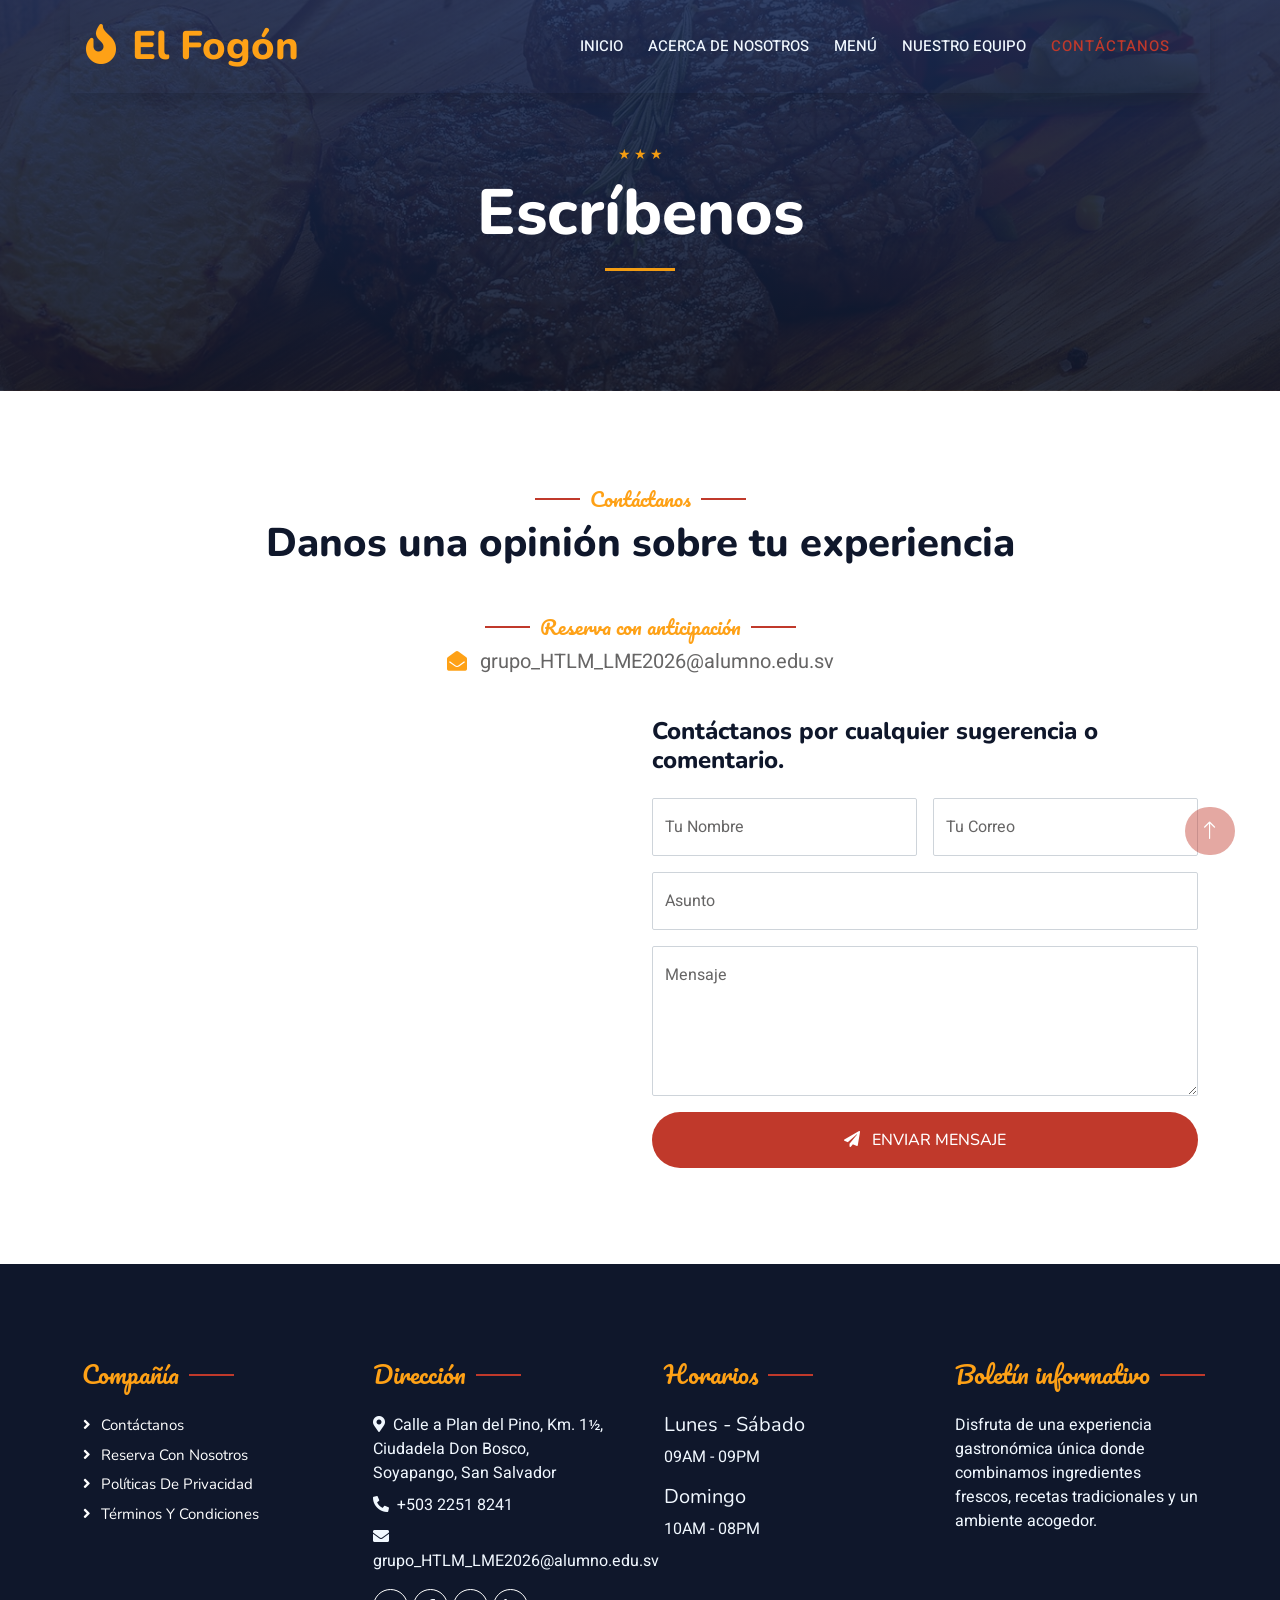
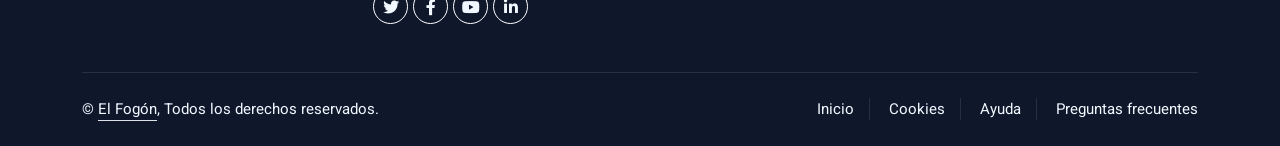
<file: contact.html>
<!DOCTYPE html>
<html lang="es">

<head>
    <meta charset="utf-8">
    <title>El Fogón - Contáctanos</title>
    <meta content="width=device-width, initial-scale=1.0" name="viewport">
    <meta content="Restaurante El Fogón, contacto, Soyapango" name="keywords">
    <meta content="Contáctanos para reservaciones, sugerencias o cualquier consulta." name="description">

    <link rel="icon" type="image/png" href="img/favicon.png">

    <link rel="preconnect" href="https://fonts.googleapis.com">
    <link rel="preconnect" href="https://fonts.gstatic.com" crossorigin>
    <link href="https://fonts.googleapis.com/css2?family=Heebo:wght@400;500;600&family=Nunito:wght@600;700;800&family=Pacifico&display=swap" rel="stylesheet">

    <link href="https://cdnjs.cloudflare.com/ajax/libs/font-awesome/5.10.0/css/all.min.css" rel="stylesheet">
    <link href="https://cdn.jsdelivr.net/npm/bootstrap-icons@1.4.1/font/bootstrap-icons.css" rel="stylesheet">

    <!-- Solo animate, no se necesitan las demás librerías en esta página -->
    <link href="lib/animate/animate.min.css" rel="stylesheet">

    <link href="css/bootstrap.min.css" rel="stylesheet">
    <link href="css/style.css" rel="stylesheet">
</head>

<body>
    <div class="container-fluid bg-white p-0">

        <!-- Spinner -->
        <div id="spinner" class="show bg-white position-fixed translate-middle w-100 vh-100 top-50 start-50 d-flex align-items-center justify-content-center">
            <div class="spinner-border text-primary" style="width: 3rem; height: 3rem;" role="status">
                <span class="sr-only">Cargando...</span>
            </div>
        </div>

        <!-- Navbar -->
        <div class="container-fluid p-0">
            <div class="container position-relative p-0">
                <nav class="navbar navbar-expand-lg navbar-dark bg-dark shadow p-3 py-lg-0">
                    <a href="index.html" class="navbar-brand p-0">
                        <h1 class="text-primary m-0">
                            <i class="fa fa-fire me-3"></i>El Fogón
                        </h1>
                    </a>
                    <button class="navbar-toggler" type="button" data-bs-toggle="collapse" data-bs-target="#navbarCollapse">
                        <span class="fa fa-bars"></span>
                    </button>
                    <div class="collapse navbar-collapse" id="navbarCollapse">
                        <div class="navbar-nav ms-auto py-0 pe-4">
                            <a href="index.html" class="nav-item nav-link">Inicio</a>
                            <a href="about.html" class="nav-item nav-link">Acerca de Nosotros</a>
                            <a href="menu.html" class="nav-item nav-link">Menú</a>
                            <a href="team.html" class="nav-item nav-link">Nuestro Equipo</a>
                            <a href="contact.html" class="nav-item nav-link active">Contáctanos</a>
                        </div>
                    </div>
                </nav>
            </div>

            <!-- Hero -->
            <div class="container-fluid py-5 bg-dark hero-header mb-5">
                <div class="container text-center my-5 pt-5 pb-4">
                    <div style="color:#f39c12; font-size:14px; margin-bottom:10px;">★ ★ ★</div>
                    <h1 class="display-3 text-white mb-3 animated slideInDown">Escríbenos</h1>
                    <div style="width:70px; height:3px; background:#f39c12; margin:0 auto;"></div>
                </div>
            </div>
        </div>


        <!-- Contacto -->
        <div class="container-fluid py-5">
            <div class="container">

                <div class="text-center wow fadeInUp" data-wow-delay="0.1s">
                    <h5 class="section-title ff-secondary text-center text-primary fw-normal">Contáctanos</h5>
                    <h1 class="mb-5">Danos una opinión sobre tu experiencia</h1>
                </div>

                <div class="row g-4">

                    <!-- Correo centrado -->
                    <div class="col-12 text-center">
                        <h5 class="section-title ff-secondary fw-normal text-primary">Reserva con anticipación</h5>
                        <p class="fs-5">
                            <i class="fa fa-envelope-open text-primary me-2"></i>
                            grupo_HTLM_LME2026@alumno.edu.sv
                        </p>
                    </div>

                    <!-- Mapa -->
                    <div class="col-md-6 wow fadeIn" data-wow-delay="0.1s">
                        <iframe
                            class="position-relative rounded w-100 h-100"
                            src="https://www.google.com/maps/embed?pb=!1m18!1m12!1m3!1d3876.730254234449!2d-89.2396400245871!3d13.674159486709634!2m3!1f0!2f0!3f0!3m2!1i1024!2i768!4f13.1!3m3!1m2!1s0x8f6331d1e07bc94d%3A0x9aced3c8b794732d!2sUniversidad%20Don%20Bosco%20%7C%20Campus%20Antiguo%20Cuscatl%C3%A1n!5e0!3m2!1ses!2ssv!4v1773199093782!5m2!1ses!2ssv"
                            frameborder="0"
                            style="min-height: 350px; border:0;"
                            allowfullscreen=""
                            aria-hidden="false"
                            tabindex="0">
                        </iframe>
                    </div>

                    <!-- Formulario -->
                    <div class="col-md-6">
                        <div class="wow fadeInUp" data-wow-delay="0.2s">
                            <h4 class="mb-4">Contáctanos por cualquier sugerencia o comentario.</h4>
                            <form>
                                <div class="row g-3">
                                    <div class="col-md-6">
                                        <div class="form-floating">
                                            <input type="text" class="form-control" id="name" placeholder="Tu Nombre">
                                            <label for="name">Tu Nombre</label>
                                        </div>
                                    </div>
                                    <div class="col-md-6">
                                        <div class="form-floating">
                                            <input type="email" class="form-control" id="email" placeholder="Tu Correo">
                                            <label for="email">Tu Correo</label>
                                        </div>
                                    </div>
                                    <div class="col-12">
                                        <div class="form-floating">
                                            <input type="text" class="form-control" id="subject" placeholder="Asunto">
                                            <label for="subject">Asunto</label>
                                        </div>
                                    </div>
                                    <div class="col-12">
                                        <div class="form-floating">
                                            <textarea class="form-control" placeholder="Tu mensaje" id="message" style="height: 150px"></textarea>
                                            <label for="message">Mensaje</label>
                                        </div>
                                    </div>
                                    <div class="col-12">
                                        <button class="btn btn-primary w-100 py-3" type="submit">
                                            <i class="fa fa-paper-plane me-2"></i> Enviar mensaje
                                        </button>
                                    </div>
                                </div>
                            </form>
                        </div>
                    </div>

                </div>
            </div>
        </div>


        <!-- Footer -->
        <div class="container-fluid bg-dark text-light footer pt-5 mt-5 wow fadeIn" data-wow-delay="0.1s">
            <div class="container py-5">
                <div class="row g-5">
                    <div class="col-lg-3 col-md-6">
                        <h4 class="section-title ff-secondary text-start text-primary fw-normal mb-4">Compañía</h4>
                        <a class="btn btn-link" href="">Contáctanos</a>
                        <a class="btn btn-link" href="">Reserva con nosotros</a>
                        <a class="btn btn-link" href="">Políticas de privacidad</a>
                        <a class="btn btn-link" href="">Términos y condiciones</a>
                    </div>
                    <div class="col-lg-3 col-md-6">
                        <h4 class="section-title ff-secondary text-start text-primary fw-normal mb-4">Dirección</h4>
                        <p class="mb-2"><i class="fa fa-map-marker-alt me-2"></i>Calle a Plan del Pino, Km. 1½, Ciudadela Don Bosco, Soyapango, San Salvador</p>
                        <p class="mb-2"><i class="fa fa-phone-alt me-2"></i>+503 2251 8241</p>
                        <p class="mb-2"><i class="fa fa-envelope me-2"></i>grupo_HTLM_LME2026@alumno.edu.sv</p>
                        <div class="d-flex pt-2">
                            <a class="btn btn-outline-light btn-social" href=""><i class="fab fa-twitter"></i></a>
                            <a class="btn btn-outline-light btn-social" href=""><i class="fab fa-facebook-f"></i></a>
                            <a class="btn btn-outline-light btn-social" href=""><i class="fab fa-youtube"></i></a>
                            <a class="btn btn-outline-light btn-social" href=""><i class="fab fa-linkedin-in"></i></a>
                        </div>
                    </div>
                    <div class="col-lg-3 col-md-6">
                        <h4 class="section-title ff-secondary text-start text-primary fw-normal mb-4">Horarios</h4>
                        <h5 class="text-light fw-normal">Lunes - Sábado</h5>
                        <p>09AM - 09PM</p>
                        <h5 class="text-light fw-normal">Domingo</h5>
                        <p>10AM - 08PM</p>
                    </div>
                    <div class="col-lg-3 col-md-6">
                        <h4 class="section-title ff-secondary text-start text-primary fw-normal mb-4">Boletín informativo</h4>
                        <p>Disfruta de una experiencia gastronómica única donde combinamos ingredientes frescos, recetas tradicionales y un ambiente acogedor.</p>
                    </div>
                </div>
            </div>
            <div class="container">
                <div class="copyright">
                    <div class="row">
                        <div class="col-md-6 text-center text-md-start mb-3 mb-md-0">
                            &copy; <a class="border-bottom" href="#">El Fogón</a>, Todos los derechos reservados.
                        </div>
                        <div class="col-md-6 text-center text-md-end">
                            <div class="footer-menu">
                                <a href="">Inicio</a>
                                <a href="">Cookies</a>
                                <a href="">Ayuda</a>
                                <a href="">Preguntas frecuentes</a>
                            </div>
                        </div>
                    </div>
                </div>
            </div>
        </div>

        <!-- Back to Top -->
        <a href="#" class="btn btn-lg btn-primary btn-lg-square back-to-top"><i class="bi bi-arrow-up"></i></a>

    </div>

    <!-- JavaScript — solo los necesarios para esta página -->
    <script src="https://code.jquery.com/jquery-3.4.1.min.js"></script>
    <script src="https://cdn.jsdelivr.net/npm/bootstrap@5.0.0/dist/js/bootstrap.bundle.min.js"></script>
    <script src="lib/wow/wow.min.js"></script>
    <script src="lib/easing/easing.min.js"></script>
    <script src="js/main.js"></script>

</body>
</html>
</file>
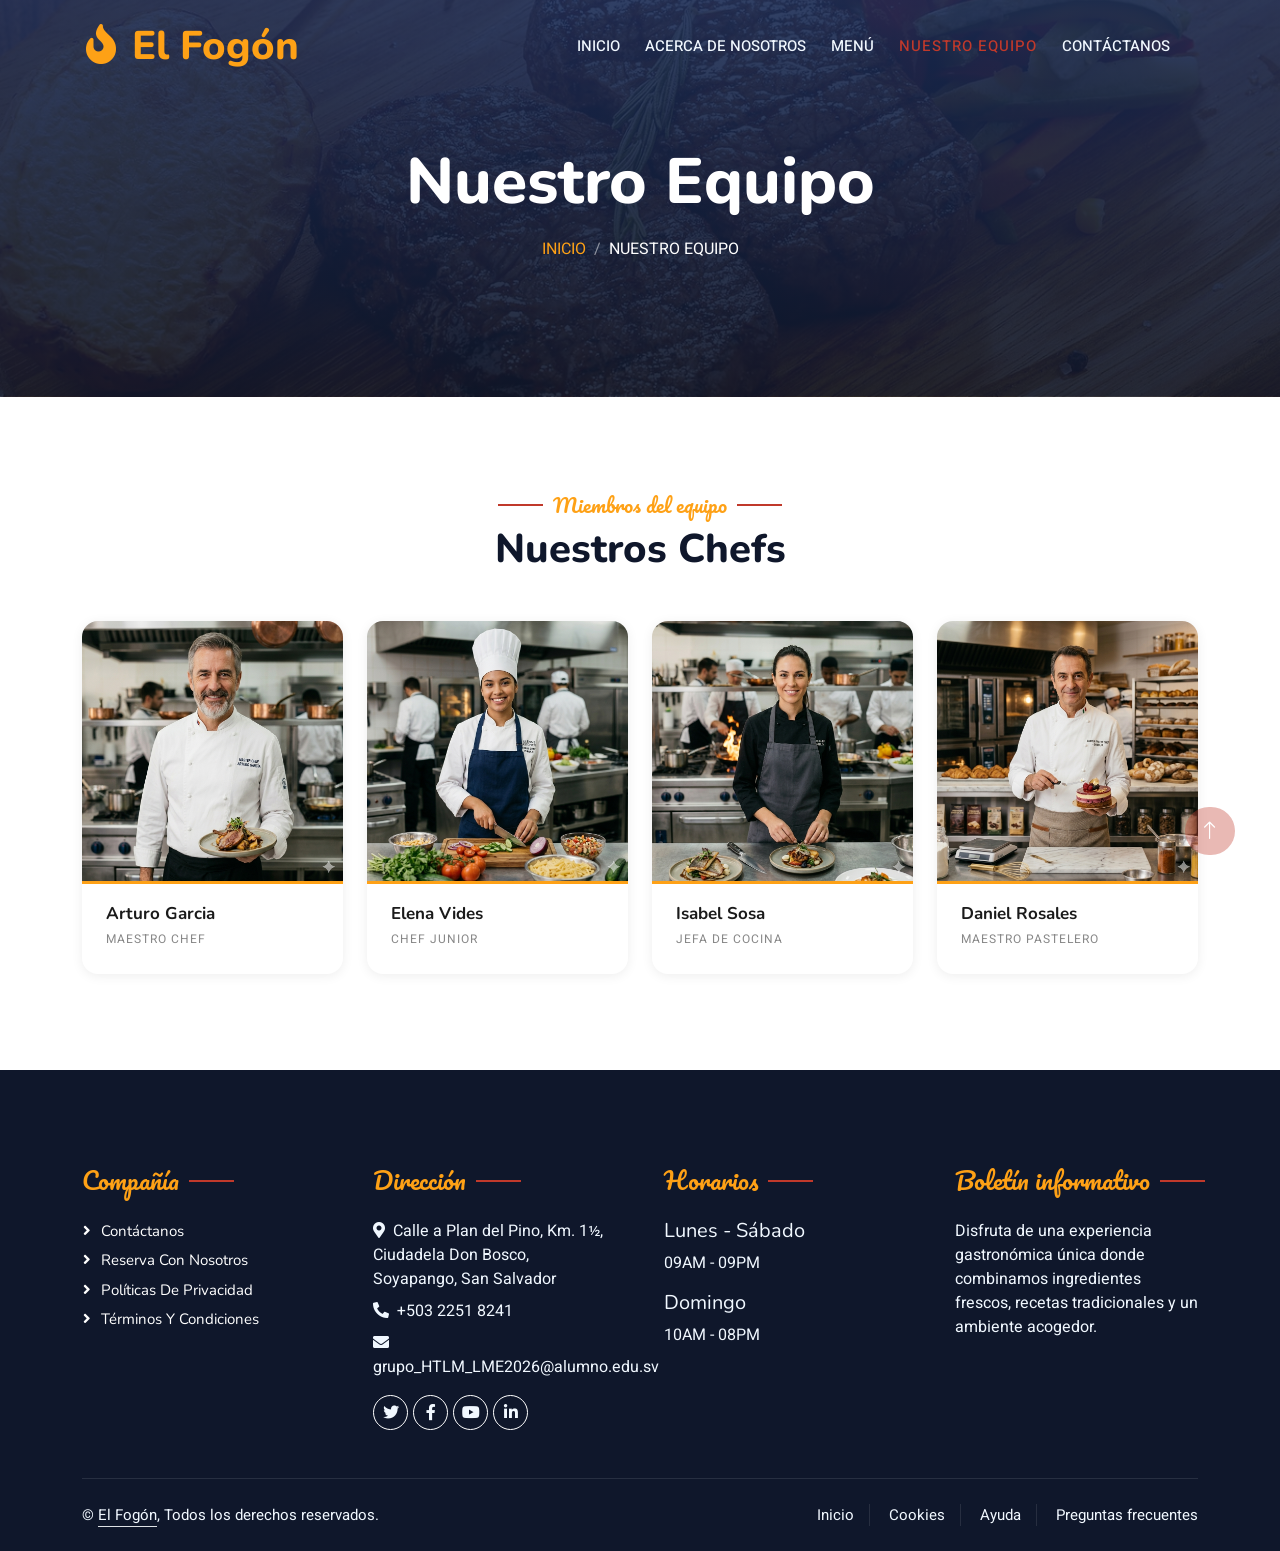
<file: team.html>
<!DOCTYPE html>
<html lang="es">

<head>
    <meta charset="utf-8">
    <title>El Fogón - Nuestro Equipo</title>
    <meta content="width=device-width, initial-scale=1.0" name="viewport">
    <meta content="" name="keywords">
    <meta content="" name="description">

    <!-- Favicon -->
    <link rel="icon" type="image/png" href="img/favicon.png">

    <!-- Google Web Fonts -->
    <link rel="preconnect" href="https://fonts.googleapis.com">
    <link rel="preconnect" href="https://fonts.gstatic.com" crossorigin>
    <link href="https://fonts.googleapis.com/css2?family=Heebo:wght@400;500;600&family=Nunito:wght@600;700;800&family=Pacifico&display=swap" rel="stylesheet">

    <!-- Icon Font Stylesheet -->
    <link href="https://cdnjs.cloudflare.com/ajax/libs/font-awesome/5.10.0/css/all.min.css" rel="stylesheet">
    <link href="https://cdn.jsdelivr.net/npm/bootstrap-icons@1.4.1/font/bootstrap-icons.css" rel="stylesheet">

    <!-- Libraries Stylesheet -->
    <link href="lib/animate/animate.min.css" rel="stylesheet">
    <link href="lib/tempusdominus/css/tempusdominus-bootstrap-4.min.css" rel="stylesheet" />

    <!-- Customized Bootstrap Stylesheet -->
    <link href="css/bootstrap.min.css" rel="stylesheet">

    <!-- Template Stylesheet -->
    <link href="css/style.css" rel="stylesheet">

    <style>
        /* ── Tarjetas del equipo ── */
        .team-card {
            background: #fff;
            border-radius: 16px;
            overflow: hidden;
            box-shadow: 0 2px 12px rgba(0, 0, 0, 0.07);
            transition: transform 0.3s ease, box-shadow 0.3s ease;
        }

        .team-card:hover {
            transform: translateY(-8px);
            box-shadow: 0 16px 40px rgba(0, 0, 0, 0.13);
        }

        /* Foto con overlay al hacer hover */
        .team-card .img-wrapper {
            position: relative;
            overflow: hidden;
        }

        .team-card .img-wrapper img {
            width: 100%;
            height: 260px;
            object-fit: cover;
            transition: transform 0.4s ease;
        }

        .team-card:hover .img-wrapper img {
            transform: scale(1.05);
        }

        .team-card .img-overlay {
            position: absolute;
            inset: 0;
            background: rgba(0, 0, 0, 0.45);
            display: flex;
            align-items: center;
            justify-content: center;
            gap: 10px;
            opacity: 0;
            transition: opacity 0.3s ease;
        }

        .team-card:hover .img-overlay {
            opacity: 1;
        }

        .img-overlay a {
            width: 38px;
            height: 38px;
            border-radius: 50%;
            background: #fff;
            color: #333;
            display: flex;
            align-items: center;
            justify-content: center;
            font-size: 14px;
            transition: background 0.2s, color 0.2s;
            text-decoration: none;
        }

        .img-overlay a:hover {
            background: #FEA116;
            color: #fff;
        }

        /* Contenido inferior de la tarjeta */
        .team-card .card-body {
            padding: 20px 24px 24px;
            border-top: 3px solid #FEA116;
        }

        .team-card .card-body h5 {
            font-size: 17px;
            font-weight: 700;
            margin-bottom: 2px;
            color: #1a1a1a;
        }

        .team-card .card-body span {
            font-size: 12px;
            color: #888;
            letter-spacing: 1px;
            text-transform: uppercase;
        }
    </style>
</head>

<body>
    <div class="container-fluid bg-white p-0">
        <!-- Spinner Start -->
        <div id="spinner" class="show bg-white position-fixed translate-middle w-100 vh-100 top-50 start-50 d-flex align-items-center justify-content-center">
            <div class="spinner-border text-primary" style="width: 3rem; height: 3rem;" role="status">
                <span class="sr-only">Loading...</span>
            </div>
        </div>
        <!-- Spinner End -->

        <!-- Navbar & Hero Start -->
        <div class="container-fluid p-0">
            <div class="container position-relative p-0">
                <nav class="navbar navbar-expand-lg navbar-dark bg-dark p-3 py-lg-0">
                    <a href="" class="navbar-brand p-0">
                        <h1 class="text-primary m-0"><i class="fa fa-fire me-3"></i>El Fogón</h1>
                    </a>
                    <button class="navbar-toggler" type="button" data-bs-toggle="collapse" data-bs-target="#navbarCollapse">
                        <span class="fa fa-bars"></span>
                    </button>
                    <div class="collapse navbar-collapse" id="navbarCollapse">
                        <div class="navbar-nav ms-auto py-0 pe-4">
                            <a href="index.html" class="nav-item nav-link">Inicio</a>
                            <a href="about.html" class="nav-item nav-link">Acerca de Nosotros</a>
                            <a href="menu.html" class="nav-item nav-link">Menú</a>
                            <a href="team.html" class="nav-item nav-link active">Nuestro Equipo</a>
                            <a href="contact.html" class="nav-item nav-link">Contáctanos</a>
                        </div>
                    </div>
                </nav>
            </div>

            <div class="container-fluid py-5 bg-dark hero-header mb-5">
                <div class="container text-center my-5 pt-5 pb-4">
                    <h1 class="display-3 text-white mb-3 animated slideInDown">Nuestro Equipo</h1>
                    <nav aria-label="breadcrumb">
                        <ol class="breadcrumb justify-content-center text-uppercase">
                            <li class="breadcrumb-item"><a href="index.html">Inicio</a></li>
                            <li class="breadcrumb-item text-white active" aria-current="page">Nuestro Equipo</li>
                        </ol>
                    </nav>
                </div>
            </div>
        </div>
        <!-- Navbar & Hero End -->

        <!-- Team Start -->
        <div class="container-fluid pt-5 pb-5">
            <div class="container">
                <div class="text-center wow fadeInUp mb-5" data-wow-delay="0.1s">
                    <h5 class="section-title ff-secondary text-center text-primary fw-normal">Miembros del equipo</h5>
                    <h1 class="mb-2">Nuestros Chefs</h1>
                </div>
                <div class="row g-4">

                    <div class="col-lg-3 col-md-6 wow fadeInUp" data-wow-delay="0.1s">
                        <div class="team-card">
                            <div class="img-wrapper">
                                <img src="img/team-1.jpg" alt="Arturo Garcia - Maestro Chef">
                                <div class="img-overlay">
                                    <a href=""><i class="fab fa-facebook-f"></i></a>
                                    <a href=""><i class="fab fa-twitter"></i></a>
                                    <a href=""><i class="fab fa-instagram"></i></a>
                                </div>
                            </div>
                            <div class="card-body">
                                <h5>Arturo Garcia</h5>
                                <span>Maestro Chef</span>
                            </div>
                        </div>
                    </div>

                    <div class="col-lg-3 col-md-6 wow fadeInUp" data-wow-delay="0.3s">
                        <div class="team-card">
                            <div class="img-wrapper">
                                <img src="img/team-2.jpg" alt="Elena Vides - Chef Junior">
                                <div class="img-overlay">
                                    <a href=""><i class="fab fa-facebook-f"></i></a>
                                    <a href=""><i class="fab fa-twitter"></i></a>
                                    <a href=""><i class="fab fa-instagram"></i></a>
                                </div>
                            </div>
                            <div class="card-body">
                                <h5>Elena Vides</h5>
                                <span>Chef Junior</span>
                            </div>
                        </div>
                    </div>

                    <div class="col-lg-3 col-md-6 wow fadeInUp" data-wow-delay="0.5s">
                        <div class="team-card">
                            <div class="img-wrapper">
                                <img src="img/team-3.jpg" alt="Isabel Sosa - Jefa de Cocina">
                                <div class="img-overlay">
                                    <a href=""><i class="fab fa-facebook-f"></i></a>
                                    <a href=""><i class="fab fa-twitter"></i></a>
                                    <a href=""><i class="fab fa-instagram"></i></a>
                                </div>
                            </div>
                            <div class="card-body">
                                <h5>Isabel Sosa</h5>
                                <span>Jefa de Cocina</span>
                            </div>
                        </div>
                    </div>

                    <div class="col-lg-3 col-md-6 wow fadeInUp" data-wow-delay="0.7s">
                        <div class="team-card">
                            <div class="img-wrapper">
                                <img src="img/team-4.jpg" alt="Daniel Rosales - Maestro Pastelero">
                                <div class="img-overlay">
                                    <a href=""><i class="fab fa-facebook-f"></i></a>
                                    <a href=""><i class="fab fa-twitter"></i></a>
                                    <a href=""><i class="fab fa-instagram"></i></a>
                                </div>
                            </div>
                            <div class="card-body">
                                <h5>Daniel Rosales</h5>
                                <span>Maestro Pastelero</span>
                            </div>
                        </div>
                    </div>

                </div>
            </div>
        </div>
        <!-- Team End -->

        <!-- Footer Start -->
        <div class="container-fluid bg-dark text-light footer pt-5 mt-5 wow fadeIn" data-wow-delay="0.1s">
            <div class="container py-5">
                <div class="row g-5">
                    <div class="col-lg-3 col-md-6">
                        <h4 class="section-title ff-secondary text-start text-primary fw-normal mb-4">Compañía</h4>
                        <a class="btn btn-link" href="">Contáctanos</a>
                        <a class="btn btn-link" href="">Reserva con nosotros</a>
                        <a class="btn btn-link" href="">Políticas de privacidad</a>
                        <a class="btn btn-link" href="">Términos y condiciones</a>
                    </div>
                    <div class="col-lg-3 col-md-6">
                        <h4 class="section-title ff-secondary text-start text-primary fw-normal mb-4">Dirección</h4>
                        <p class="mb-2"><i class="fa fa-map-marker-alt me-2"></i>Calle a Plan del Pino, Km. 1½, Ciudadela Don Bosco, Soyapango, San Salvador</p>
                        <p class="mb-2"><i class="fa fa-phone-alt me-2"></i>+503 2251 8241</p>
                        <p class="mb-2"><i class="fa fa-envelope me-2"></i>grupo_HTLM_LME2026@alumno.edu.sv</p>
                        <div class="d-flex pt-2">
                            <a class="btn btn-outline-light btn-social" href=""><i class="fab fa-twitter"></i></a>
                            <a class="btn btn-outline-light btn-social" href=""><i class="fab fa-facebook-f"></i></a>
                            <a class="btn btn-outline-light btn-social" href=""><i class="fab fa-youtube"></i></a>
                            <a class="btn btn-outline-light btn-social" href=""><i class="fab fa-linkedin-in"></i></a>
                        </div>
                    </div>
                    <div class="col-lg-3 col-md-6">
                        <h4 class="section-title ff-secondary text-start text-primary fw-normal mb-4">Horarios</h4>
                        <h5 class="text-light fw-normal">Lunes - Sábado</h5>
                        <p>09AM - 09PM</p>
                        <h5 class="text-light fw-normal">Domingo</h5>
                        <p>10AM - 08PM</p>
                    </div>
                    <div class="col-lg-3 col-md-6">
                        <h4 class="section-title ff-secondary text-start text-primary fw-normal mb-4">Boletín informativo</h4>
                        <p>Disfruta de una experiencia gastronómica única donde combinamos ingredientes frescos, recetas tradicionales y un ambiente acogedor.</p>
                    </div>
                </div>
            </div>
            <div class="container">
                <div class="copyright">
                    <div class="row">
                        <div class="col-md-6 text-center text-md-start mb-3 mb-md-0">
                            &copy; <a class="border-bottom" href="#">El Fogón</a>, Todos los derechos reservados.
                        </div>
                        <div class="col-md-6 text-center text-md-end">
                            <div class="footer-menu">
                                <a href="">Inicio</a>
                                <a href="">Cookies</a>
                                <a href="">Ayuda</a>
                                <a href="">Preguntas frecuentes</a>
                            </div>
                        </div>
                    </div>
                </div>
            </div>
        </div>
        <!-- Footer End -->

        <!-- Back to Top -->
        <a href="#" class="btn btn-lg btn-primary btn-lg-square back-to-top"><i class="bi bi-arrow-up"></i></a>
    </div>

    <!-- JavaScript Libraries -->
    <script src="https://code.jquery.com/jquery-3.4.1.min.js"></script>
    <script src="https://cdn.jsdelivr.net/npm/bootstrap@5.0.0/dist/js/bootstrap.bundle.min.js"></script>
    <script src="lib/wow/wow.min.js"></script>
    <script src="lib/easing/easing.min.js"></script>
    <script src="lib/waypoints/waypoints.min.js"></script>
    <script src="lib/counterup/counterup.min.js"></script>
    <script src="lib/tempusdominus/js/moment.min.js"></script>
    <script src="lib/tempusdominus/js/moment-timezone.min.js"></script>
    <script src="lib/tempusdominus/js/tempusdominus-bootstrap-4.min.js"></script>

    <!-- Template Javascript -->
    <script src="js/main.js"></script>
</body>

</html>
</file>
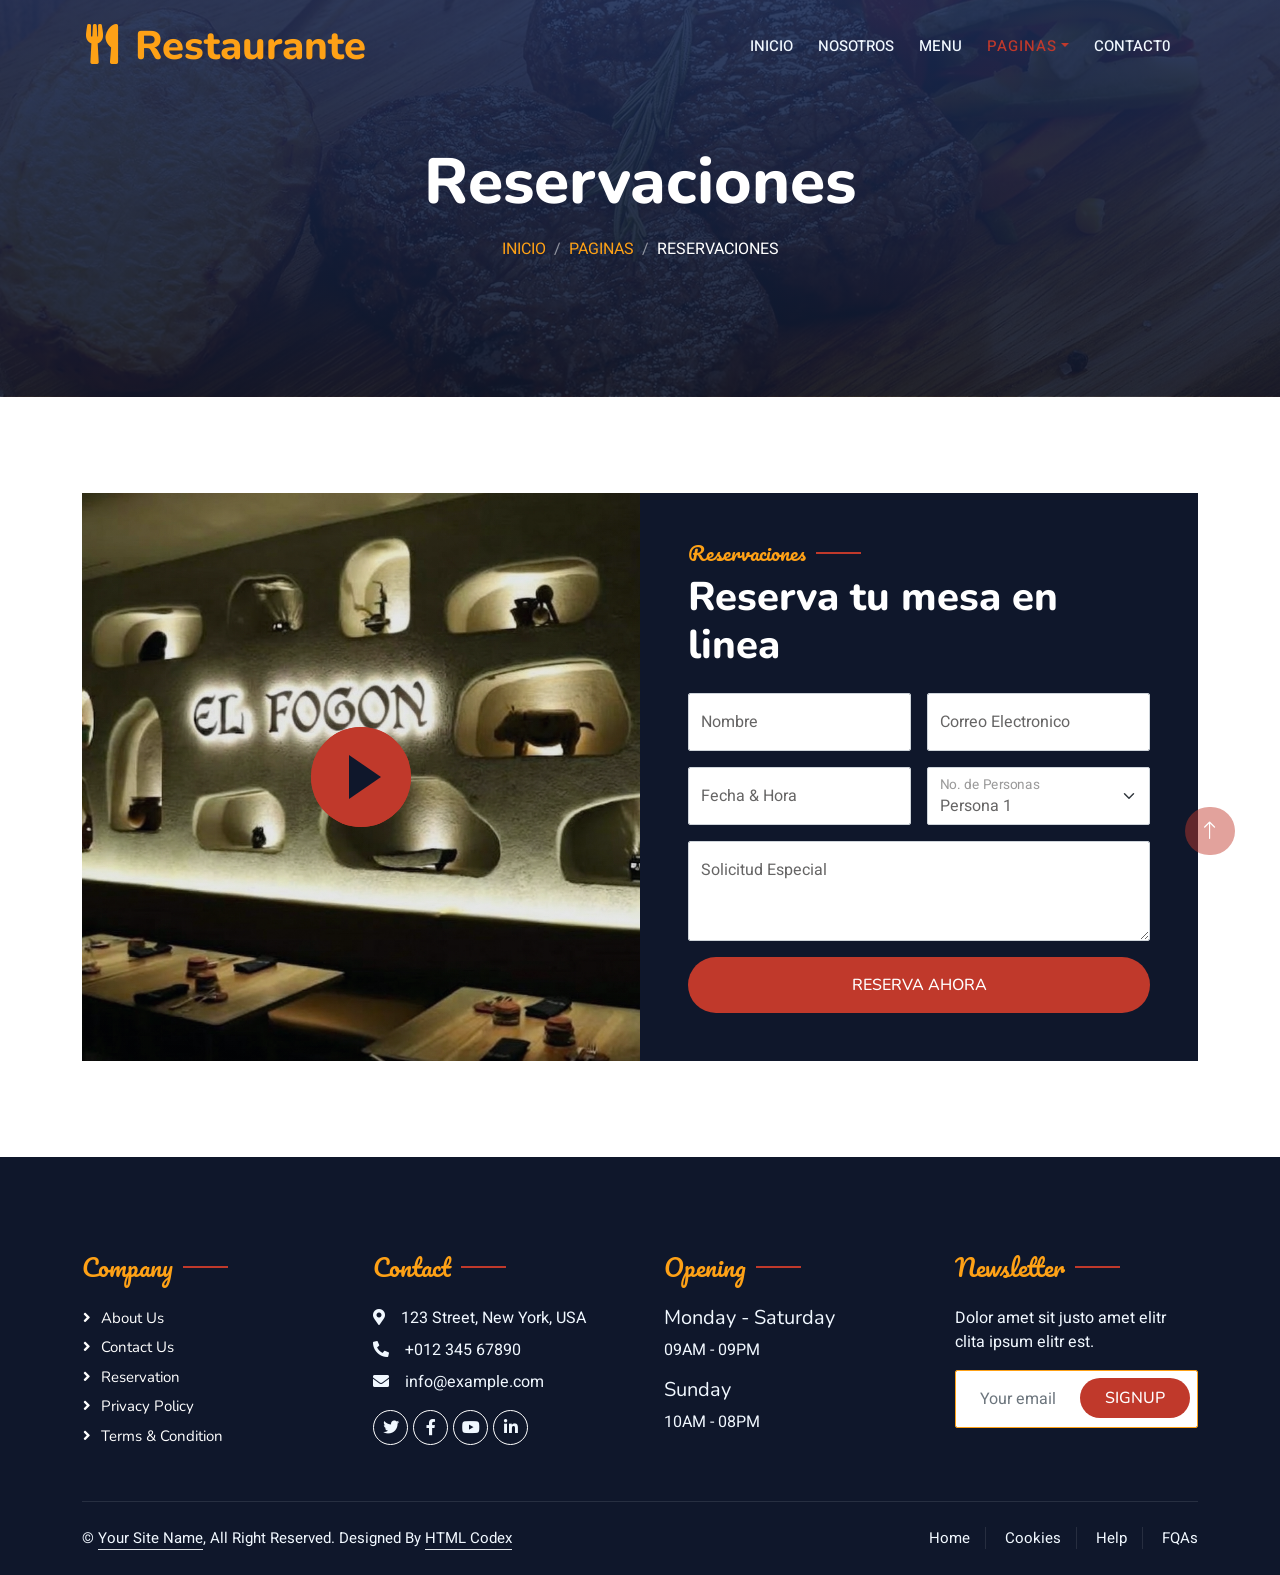
<file: Restoran/booking.html>
<!DOCTYPE html>
<html lang="es">

<head>
    <meta charset="utf-8">
    <title>Restaurante - Carta del Día</title>
    <meta content="width=device-width, initial-scale=1.0" name="viewport">
    <meta content="" name="keywords">
    <meta content="" name="description">

    <!-- Favicon -->
    <link rel="icon" type="image/png" href="img/favicon.png">

    <!-- Google Web Fonts -->
    <link rel="preconnect" href="https://fonts.googleapis.com">
    <link rel="preconnect" href="https://fonts.gstatic.com" crossorigin>
    <link href="https://fonts.googleapis.com/css2?family=Heebo:wght@400;500;600&family=Nunito:wght@600;700;800&family=Pacifico&display=swap" rel="stylesheet">

    <!-- Icon Font Stylesheet -->
    <link href="https://cdnjs.cloudflare.com/ajax/libs/font-awesome/5.10.0/css/all.min.css" rel="stylesheet">
    <link href="https://cdn.jsdelivr.net/npm/bootstrap-icons@1.4.1/font/bootstrap-icons.css" rel="stylesheet">

    <!-- Libraries Stylesheet -->
    <link href="lib/animate/animate.min.css" rel="stylesheet">
    <link href="lib/tempusdominus/css/tempusdominus-bootstrap-4.min.css" rel="stylesheet" />

    <!-- Customized Bootstrap Stylesheet -->
    <link href="css/bootstrap.min.css" rel="stylesheet">

    <!-- Template Stylesheet -->
    <link href="css/style.css" rel="stylesheet">
</head>

<body>
    <div class="container-fluid bg-white p-0">
        <!-- Spinner Start -->
        <div id="spinner" class="show bg-white position-fixed translate-middle w-100 vh-100 top-50 start-50 d-flex align-items-center justify-content-center">
            <div class="spinner-border text-primary" style="width: 3rem; height: 3rem;" role="status">
                <span class="sr-only">Loading...</span>
            </div>
        </div>
        <!-- Spinner End -->


        <!-- Navbar & Hero Start -->
        <div class="container-fluid p-0">
            <div class="container position-relative p-0">
                <nav class="navbar navbar-expand-lg navbar-dark bg-dark p-3 py-lg-0">
                    <a href="" class="navbar-brand p-0">
                        <h1 class="text-primary m-0"><i class="fa fa-utensils me-3"></i>Restaurante</h1>
                        <!-- <img src="img/logo.png" alt="Logo"> -->
                    </a>
                    <button class="navbar-toggler" type="button" data-bs-toggle="collapse" data-bs-target="#navbarCollapse">
                        <span class="fa fa-bars"></span>
                    </button>
                    <div class="collapse navbar-collapse" id="navbarCollapse">
                        <div class="navbar-nav ms-auto py-0 pe-4">
                            <a href="index.html" class="nav-item nav-link">Inicio</a>
                            <a href="about.html" class="nav-item nav-link">Nosotros</a>
                            <a href="menu.html" class="nav-item nav-link">Menu</a>
                            <div class="nav-item dropdown">
                                <a href="#" class="nav-link dropdown-toggle active" data-bs-toggle="dropdown">Paginas</a>
                                <div class="dropdown-menu m-0">
                                    <a href="booking.html" class="dropdown-item active">Reservaciones</a>
                                    <a href="team.html" class="dropdown-item">Nuestro Equipo</a>
                                </div>
                            </div>
                            <a href="contact.html" class="nav-item nav-link">Contact0</a>
                        </div>
                    </div>
                </nav>
            </div>

            <div class="container-fluid py-5 bg-dark hero-header mb-5">
                <div class="container text-center my-5 pt-5 pb-4">
                    <h1 class="display-3 text-white mb-3 animated slideInDown">Reservaciones</h1>
                    <nav aria-label="breadcrumb">
                        <ol class="breadcrumb justify-content-center text-uppercase">
                            <li class="breadcrumb-item"><a href="#">Inicio</a></li>
                            <li class="breadcrumb-item"><a href="#">Paginas</a></li>
                            <li class="breadcrumb-item text-white active" aria-current="page">Reservaciones</li>
                        </ol>
                    </nav>
                </div>
            </div>
        </div>
        <!-- Navbar & Hero End -->


        <!-- Reservation Start -->
        <div class="container-fluid py-5 wow fadeInUp" data-wow-delay="0.1s">
            <div class="container">
                <div class="row g-0">
                    <div class="col-md-6">
                        <div class="video">
                            <button type="button" class="btn-play" data-bs-toggle="modal" data-src="https://www.youtube.com/embed/DWRcNpR6Kdc" data-bs-target="#videoModal">
                                <span></span>
                            </button>
                        </div>
                    </div>
                    <div class="col-md-6 bg-dark d-flex align-items-center">
                        <div class="p-5 wow fadeInUp" data-wow-delay="0.2s">
                            <h5 class="section-title ff-secondary text-start text-primary fw-normal">Reservaciones</h5>
                            <h1 class="text-white mb-4">Reserva tu mesa en linea</h1>
                            <form>
                                <div class="row g-3">
                                    <div class="col-md-6">
                                        <div class="form-floating">
                                            <input type="text" class="form-control" id="name" placeholder="Your Name">
                                            <label for="name">Nombre</label>
                                        </div>
                                    </div>
                                    <div class="col-md-6">
                                        <div class="form-floating">
                                            <input type="email" class="form-control" id="email" placeholder="Your Email">
                                            <label for="email">Correo Electronico</label>
                                        </div>
                                    </div>
                                    <div class="col-md-6">
                                        <div class="form-floating date" id="date3" data-target-input="nearest">
                                            <input type="text" class="form-control datetimepicker-input" id="datetime" placeholder="Date & Time" data-target="#date3" data-toggle="datetimepicker" />
                                            <label for="datetime">Fecha & Hora</label>
                                        </div>
                                    </div>
                                    <div class="col-md-6">
                                        <div class="form-floating">
                                            <select class="form-select" id="select1">
                                            <option value="1">Persona 1</option>
                                            <option value="2">Persona 2</option>
                                            <option value="3">Persona 3</option>
                                            </select>
                                            <label for="select1">No. de Personas</label>
                                        </div>
                                    </div>
                                    <div class="col-12">
                                        <div class="form-floating">
                                            <textarea class="form-control" placeholder="Special Request" id="message" style="height: 100px"></textarea>
                                            <label for="message">Solicitud Especial</label>
                                        </div>
                                    </div>
                                    <div class="col-12">
                                        <button class="btn btn-primary w-100 py-3" type="submit">Reserva Ahora</button>
                                    </div>
                                </div>
                            </form>
                        </div>
                    </div>
                </div>
            </div>
        </div>

        <div class="modal fade" id="videoModal" tabindex="-1" aria-labelledby="exampleModalLabel" aria-hidden="true">
            <div class="modal-dialog">
                <div class="modal-content rounded-0">
                    <div class="modal-header">
                        <h5 class="modal-title" id="exampleModalLabel">Youtube Video</h5>
                        <button type="button" class="btn-close" data-bs-dismiss="modal" aria-label="Close"></button>
                    </div>
                    <div class="modal-body">
                        <!-- 16:9 aspect ratio -->
                        <div class="ratio ratio-16x9">
                            <iframe class="embed-responsive-item" src="" id="video" allowfullscreen allowscriptaccess="always"
                                allow="autoplay"></iframe>
                        </div>
                    </div>
                </div>
            </div>
        </div>
        <!-- Reservation Start -->
        

        <!-- Footer Start -->
        <div class="container-fluid bg-dark text-light footer pt-5 mt-5 wow fadeIn" data-wow-delay="0.1s">
            <div class="container py-5">
                <div class="row g-5">
                    <div class="col-lg-3 col-md-6">
                        <h4 class="section-title ff-secondary text-start text-primary fw-normal mb-4">Company</h4>
                        <a class="btn btn-link" href="">About Us</a>
                        <a class="btn btn-link" href="">Contact Us</a>
                        <a class="btn btn-link" href="">Reservation</a>
                        <a class="btn btn-link" href="">Privacy Policy</a>
                        <a class="btn btn-link" href="">Terms & Condition</a>
                    </div>
                    <div class="col-lg-3 col-md-6">
                        <h4 class="section-title ff-secondary text-start text-primary fw-normal mb-4">Contact</h4>
                        <p class="mb-2"><i class="fa fa-map-marker-alt me-3"></i>123 Street, New York, USA</p>
                        <p class="mb-2"><i class="fa fa-phone-alt me-3"></i>+012 345 67890</p>
                        <p class="mb-2"><i class="fa fa-envelope me-3"></i>info@example.com</p>
                        <div class="d-flex pt-2">
                            <a class="btn btn-outline-light btn-social" href=""><i class="fab fa-twitter"></i></a>
                            <a class="btn btn-outline-light btn-social" href=""><i class="fab fa-facebook-f"></i></a>
                            <a class="btn btn-outline-light btn-social" href=""><i class="fab fa-youtube"></i></a>
                            <a class="btn btn-outline-light btn-social" href=""><i class="fab fa-linkedin-in"></i></a>
                        </div>
                    </div>
                    <div class="col-lg-3 col-md-6">
                        <h4 class="section-title ff-secondary text-start text-primary fw-normal mb-4">Opening</h4>
                        <h5 class="text-light fw-normal">Monday - Saturday</h5>
                        <p>09AM - 09PM</p>
                        <h5 class="text-light fw-normal">Sunday</h5>
                        <p>10AM - 08PM</p>
                    </div>
                    <div class="col-lg-3 col-md-6">
                        <h4 class="section-title ff-secondary text-start text-primary fw-normal mb-4">Newsletter</h4>
                        <p>Dolor amet sit justo amet elitr clita ipsum elitr est.</p>
                        <div class="position-relative mx-auto" style="max-width: 400px;">
                            <input class="form-control border-primary w-100 py-3 ps-4 pe-5" type="text" placeholder="Your email">
                            <button type="button" class="btn btn-primary py-2 position-absolute top-0 end-0 mt-2 me-2">SignUp</button>
                        </div>
                    </div>
                </div>
            </div>
            <div class="container">
                <div class="copyright">
                    <div class="row">
                        <div class="col-md-6 text-center text-md-start mb-3 mb-md-0">
                            &copy; <a class="border-bottom" href="#">Your Site Name</a>, All Right Reserved. 
							
							<!--/*** The author’s attribution link below must remain intact on your website. ***/-->
                            <!--/*** If you wish to remove this credit link, please purchase the Pro Version from https://htmlcodex.com . ***/-->
                            Designed By <a class="border-bottom" href="https://htmlcodex.com">HTML Codex</a>
                        </div>
                        <div class="col-md-6 text-center text-md-end">
                            <div class="footer-menu">
                                <a href="">Home</a>
                                <a href="">Cookies</a>
                                <a href="">Help</a>
                                <a href="">FQAs</a>
                            </div>
                        </div>
                    </div>
                </div>
            </div>
        </div>
        <!-- Footer End -->


        <!-- Back to Top -->
        <a href="#" class="btn btn-lg btn-primary btn-lg-square back-to-top"><i class="bi bi-arrow-up"></i></a>
    </div>

    <!-- JavaScript Libraries -->
    <script src="https://code.jquery.com/jquery-3.4.1.min.js"></script>
    <script src="https://cdn.jsdelivr.net/npm/bootstrap@5.0.0/dist/js/bootstrap.bundle.min.js"></script>
    <script src="lib/wow/wow.min.js"></script>
    <script src="lib/easing/easing.min.js"></script>
    <script src="lib/waypoints/waypoints.min.js"></script>
    <script src="lib/counterup/counterup.min.js"></script>
    <script src="lib/tempusdominus/js/moment.min.js"></script>
    <script src="lib/tempusdominus/js/moment-timezone.min.js"></script>
    <script src="lib/tempusdominus/js/tempusdominus-bootstrap-4.min.js"></script>

    <!-- Template Javascript -->
    <script src="js/main.js"></script>
</body>

</html>
</file>
<file: css/style.css>
/* ========================= */
/*  ESTILOS RESTAURANTE EL FOGÓN */
/* ========================= */
:root {
    --primary: #c0392b;
    --light: #F1F8FF;
    --dark: #0F172B;
}

.ff-secondary {
    font-family: 'Pacifico', cursive;
}

.fw-medium {
    font-weight: 600 !important;
}

.fw-semi-bold {
    font-weight: 700 !important;
}

.back-to-top {
    position: fixed;
    display: none;
    right: 45px;
    bottom: 45px;
    z-index: 99;
}


/*** Spinner ***/
#spinner {
    opacity: 0;
    visibility: hidden;
    transition: opacity .5s ease-out, visibility 0s linear .5s;
    z-index: 99999;
}

#spinner.show {
    transition: opacity .5s ease-out, visibility 0s linear 0s;
    visibility: visible;
    opacity: 1;
}


/*** Botones ***/
.btn {
    font-family: 'Nunito', sans-serif;
    font-weight: 500;
    text-transform: uppercase;
    transition: .5s;
}

.btn.btn-primary,
.btn.btn-secondary {
    color: #FFFFFF;
}

.btn-square {
    width: 38px;
    height: 38px;
}

.btn-sm-square {
    width: 32px;
    height: 32px;
}

.btn-lg-square {
    width: 48px;
    height: 48px;
}

.btn-square,
.btn-sm-square,
.btn-lg-square {
    padding: 0;
    display: flex;
    align-items: center;
    justify-content: center;
    font-weight: normal;
    border-radius: 2px;
}

.btn-primary {
    background: var(--primary);
    border: none;
    border-radius: 30px;
    padding: 10px 25px;
}

.btn-primary:hover {
    transform: translateY(-2px);
    box-shadow: 0 6px 15px rgba(0,0,0,0.2);
    background: #a93226;
}


/*** Barra de navegación ***/
.navbar-dark .navbar-nav .nav-link {
    position: relative;
    margin-left: 25px;
    padding: 35px 0;
    font-size: 15px;
    color: var(--light) !important;
    text-transform: uppercase;
    font-weight: 500;
    outline: none;
    transition: .5s;
}

.sticky-top.navbar-dark .navbar-nav .nav-link {
    padding: 20px 0;
}

.navbar-dark .navbar-nav .nav-link:hover,
.navbar-dark .navbar-nav .nav-link.active {
    color: var(--primary) !important;
    letter-spacing: 1px;
}

.navbar-dark .navbar-brand img {
    max-height: 60px;
    transition: .5s;
}

.sticky-top.navbar-dark .navbar-brand img {
    max-height: 45px;
}


/*** Video / YouTube ***/
.video {
    position: relative;
    height: 100%;
    min-height: 500px;
    background: linear-gradient(rgba(15, 23, 43, .1), rgba(15, 23, 43, .1)), url(../img/video.jpg);
    background-position: center center;
    background-repeat: no-repeat;
    background-size: cover;
}

.video .btn-play {
    position: absolute;
    z-index: 3;
    top: 50%;
    left: 50%;
    transform: translateX(-50%) translateY(-50%);
    box-sizing: content-box;
    display: block;
    width: 32px;
    height: 44px;
    border-radius: 50%;
    border: none;
    outline: none;
    padding: 18px 20px 18px 28px;
}

.video .btn-play:before {
    content: "";
    position: absolute;
    z-index: 0;
    left: 50%;
    top: 50%;
    transform: translateX(-50%) translateY(-50%);
    display: block;
    width: 100px;
    height: 100px;
    background: var(--primary);
    border-radius: 50%;
    animation: pulse-border 1500ms ease-out infinite;
}

.video .btn-play:after {
    content: "";
    position: absolute;
    z-index: 1;
    left: 50%;
    top: 50%;
    transform: translateX(-50%) translateY(-50%);
    display: block;
    width: 100px;
    height: 100px;
    background: var(--primary);
    border-radius: 50%;
    transition: all 200ms;
}

.video .btn-play img {
    position: relative;
    z-index: 3;
    max-width: 100%;
    width: auto;
    height: auto;
}

.video .btn-play span {
    display: block;
    position: relative;
    z-index: 3;
    width: 0;
    height: 0;
    border-left: 32px solid var(--dark);
    border-top: 22px solid transparent;
    border-bottom: 22px solid transparent;
}

@keyframes pulse-border {
    0% {
        transform: translateX(-50%) translateY(-50%) translateZ(0) scale(1);
        opacity: 1;
    }
    100% {
        transform: translateX(-50%) translateY(-50%) translateZ(0) scale(1.5);
        opacity: 0;
    }
}

#videoModal {
    z-index: 99999;
}

#videoModal .modal-dialog {
    position: relative;
    max-width: 800px;
    margin: 60px auto 0 auto;
}

#videoModal .modal-body {
    position: relative;
    padding: 0px;
}

#videoModal .close {
    position: absolute;
    width: 30px;
    height: 30px;
    right: 0px;
    top: -30px;
    z-index: 999;
    font-size: 30px;
    font-weight: normal;
    color: #FFFFFF;
    background: #000000;
    opacity: 1;
}


/*** Hero header ***/
.hero-header {
    background: linear-gradient(#1a2b54e6, rgba(15, 23, 43, .9)), url(../img/bg-hero.jpg);
    background-position: center center;
    background-repeat: no-repeat;
    background-size: cover;
}

.hero-header h1 {
    animation: fadeInDown 1s ease;
}

@keyframes imgRotate {
    100% {
        transform: rotate(360deg);
    }
}

@keyframes fadeInDown {
    from {
        opacity: 0;
        transform: translateY(-20px);
    }
    to {
        opacity: 1;
        transform: translateY(0);
    }
}

.hero-header img {
    animation: imgRotate 50s linear infinite;
}

.breadcrumb-item + .breadcrumb-item::before {
    color: rgba(255, 255, 255, .5);
}


/*** Títulos de sección ***/
.section-title {
    position: relative;
    display: inline-block;
}

.section-title::before {
    position: absolute;
    content: "";
    width: 45px;
    height: 2px;
    top: 50%;
    left: -55px;
    margin-top: -1px;
    background: var(--primary);
}

.section-title::after {
    position: absolute;
    content: "";
    width: 45px;
    height: 2px;
    top: 50%;
    right: -55px;
    margin-top: -1px;
    background: var(--primary);
}

.section-title.text-start::before,
.section-title.text-end::after {
    display: none;
}


/*** Tabs del Menú ***/
.nav-pills .nav-item .active {
    border-bottom: 2px solid var(--primary);
}

.nav-item i {
    transition: 0.3s;
}

.nav-item:hover i {
    transform: scale(1.2);
}


/*** Imágenes del menú con zoom ***/
.menu-img-wrap {
    width: 150px;
    height: 150px;
    flex-shrink: 0;
    overflow: hidden;
    border-radius: 14px;
    box-shadow: 0 6px 20px rgba(0,0,0,0.2);
    cursor: pointer;
}

.menu-img-wrap img {
    width: 100%;
    height: 100%;
    object-fit: cover;
    transition: transform 0.5s cubic-bezier(0.25, 0.46, 0.45, 0.94);
}

.menu-img-wrap:hover img {
    transform: scale(1.25);
}

.menu-img-wrap:not(:hover) img {
    transform: scale(1);
}


/*** Tarjetas del menú ***/
.menu-card {
    background: white;
    padding: 20px;
    border-radius: 15px;
    transition: 0.3s;
    border: 1px solid #eee;
}

.menu-card:hover {
    box-shadow: 0px 10px 25px rgba(0,0,0,0.15);
    transform: translateY(-5px);
}


/*** Equipo ***/
.team-item {
    box-shadow: 0 0 45px rgba(0, 0, 0, .08);
    height: calc(100% - 38px);
    transition: .5s;
}

.team-item img {
    transition: .5s;
}

.team-item:hover img {
    transform: scale(1.1);
}

.team-item:hover {
    height: 100%;
}

.team-item .btn {
    border-radius: 38px 38px 0 0;
}


/*** Imágenes de la sección Acerca de (zoom) ***/
.about-img-zoom {
    overflow: hidden;
    border-radius: 12px;
}

.about-img-zoom img {
    width: 100%;
    height: 100%;
    object-fit: cover;
    transition: transform 0.5s ease;
}

.about-img-zoom:hover img {
    transform: scale(1.08);
}


/*** Footer ***/
.footer .btn.btn-social {
    margin-right: 5px;
    width: 35px;
    height: 35px;
    display: flex;
    align-items: center;
    justify-content: center;
    color: var(--light);
    border: 1px solid #FFFFFF;
    border-radius: 35px;
    transition: .3s;
}

.footer .btn.btn-social:hover {
    color: var(--primary);
}

.footer .btn.btn-link {
    display: block;
    margin-bottom: 5px;
    padding: 0;
    text-align: left;
    color: #FFFFFF;
    font-size: 15px;
    font-weight: normal;
    text-transform: capitalize;
    transition: .3s;
}

.footer .btn.btn-link::before {
    position: relative;
    content: "\f105";
    font-family: "Font Awesome 5 Free";
    font-weight: 900;
    margin-right: 10px;
}

.footer .btn.btn-link:hover {
    letter-spacing: 1px;
    box-shadow: none;
}

.footer .copyright {
    padding: 25px 0;
    font-size: 15px;
    border-top: 1px solid rgba(256, 256, 256, .1);
}

.footer .copyright a {
    color: var(--light);
}

.footer .footer-menu a {
    margin-right: 15px;
    padding-right: 15px;
    border-right: 1px solid rgba(255, 255, 255, .1);
}

.footer .footer-menu a:last-child {
    margin-right: 0;
    padding-right: 0;
    border-right: none;
}


/*** Íconos de categoría ***/
.icon-breakfast {
    color: #f39c12;
}

.icon-lunch {
    color: #27ae60;
}

.icon-dinner {
    color: #8e44ad;
}


/* =============================================
   RESPONSIVE — 3 BREAKPOINTS PROPIOS
   Smartphone : max-width 576px
   Tablet     : 577px – 991px
   PC         : min-width 992px
============================================= */

/* --- SMARTPHONE (hasta 576px) --- */
@media (max-width: 576px) {

    /* Navbar */
    .navbar-dark .navbar-nav .nav-link {
        padding: 10px 0;
        margin-left: 0;
        font-size: 14px;
    }

    .navbar-dark .navbar-collapse {
        margin-top: 15px;
        border-top: 1px solid rgba(255, 255, 255, .1);
    }

    /* Hero */
    .hero-header h1 {
        font-size: 1.8rem;
    }

    /* Imágenes del menú pequeñas */
    .menu-img-wrap {
        width: 75px;
        height: 75px;
        border-radius: 10px;
    }

    /* Galería en 1 columna */
    .galeria-grid {
        grid-template-columns: 1fr;
    }

    .galeria-item.tall,
    .galeria-item.big {
        grid-row: span 1;
    }

    /* Back to top */
    .back-to-top {
        right: 15px;
        bottom: 15px;
    }

    /* Footer */
    .footer .btn.btn-link {
        text-align: center;
    }
}


/* --- TABLET (577px – 991px) --- */
@media (min-width: 577px) and (max-width: 991px) {

    /* Navbar */
    .sticky-top.navbar-dark {
        position: relative;
    }

    .navbar-dark .navbar-nav .nav-link {
        padding: 15px 0;
        margin-left: 12px;
        font-size: 14px;
    }

    .navbar-dark .navbar-collapse {
        margin-top: 15px;
        border-top: 1px solid rgba(255, 255, 255, .1);
    }

    /* Hero */
    .hero-header h1 {
        font-size: 2.2rem;
    }

    /* Imágenes del menú medianas */
    .menu-img-wrap {
        width: 100px;
        height: 100px;
        border-radius: 12px;
    }

    /* Galería en 2 columnas */
    .galeria-grid {
        grid-template-columns: repeat(2, 1fr);
    }

    .galeria-item.tall,
    .galeria-item.big {
        grid-row: span 1;
    }

    /* Video más pequeño */
    .video {
        min-height: 300px;
    }
}


/* --- PC (992px en adelante) --- */
@media (min-width: 992px) {

    /* Navbar flotante */
    .navbar-dark {
        position: absolute;
        width: 100%;
        top: 0;
        left: 0;
        z-index: 999;
        background: transparent !important;
        transition: .5s;
    }

    .sticky-top.navbar-dark {
        position: fixed;
        padding-left: 45px;
        padding-right: 45px;
        background: var(--dark) !important;
    }

    /* Imágenes del menú tamaño completo */
    .menu-img-wrap {
        width: 150px;
        height: 150px;
        border-radius: 14px;
    }

    /* Galería en 3 columnas */
    .galeria-grid {
        grid-template-columns: repeat(3, 1fr);
    }

    /* Back to top */
    .back-to-top {
        right: 45px;
        bottom: 45px;
    }
}
</file>
<file: Restoran/css/style.css>
/* ========================= */
/*  ESTILOS RESTAURANTE EL FOGÓN */
/* ========================= */
:root {
    --primary: #c0392b;
    --light: #F1F8FF;
    --dark: #0F172B;
}

.ff-secondary {
    font-family: 'Pacifico', cursive;
}

.fw-medium {
    font-weight: 600 !important;
}

.fw-semi-bold {
    font-weight: 700 !important;
}

.back-to-top {
    position: fixed;
    display: none;
    right: 45px;
    bottom: 45px;
    z-index: 99;
}


/*** Spinner ***/
#spinner {
    opacity: 0;
    visibility: hidden;
    transition: opacity .5s ease-out, visibility 0s linear .5s;
    z-index: 99999;
}

#spinner.show {
    transition: opacity .5s ease-out, visibility 0s linear 0s;
    visibility: visible;
    opacity: 1;
}


/*** Botones ***/
.btn {
    font-family: 'Nunito', sans-serif;
    font-weight: 500;
    text-transform: uppercase;
    transition: .5s;
}

.btn.btn-primary,
.btn.btn-secondary {
    color: #FFFFFF;
}

.btn-square {
    width: 38px;
    height: 38px;
}

.btn-sm-square {
    width: 32px;
    height: 32px;
}

.btn-lg-square {
    width: 48px;
    height: 48px;
}

.btn-square,
.btn-sm-square,
.btn-lg-square {
    padding: 0;
    display: flex;
    align-items: center;
    justify-content: center;
    font-weight: normal;
    border-radius: 2px;
}

.btn-primary {
    background: var(--primary);
    border: none;
    border-radius: 30px;
    padding: 10px 25px;
}

.btn-primary:hover {
    transform: translateY(-2px);
    box-shadow: 0 6px 15px rgba(0,0,0,0.2);
    background: #a93226;
}


/*** Barra de navegación ***/
.navbar-dark .navbar-nav .nav-link {
    position: relative;
    margin-left: 25px;
    padding: 35px 0;
    font-size: 15px;
    color: var(--light) !important;
    text-transform: uppercase;
    font-weight: 500;
    outline: none;
    transition: .5s;
}

.sticky-top.navbar-dark .navbar-nav .nav-link {
    padding: 20px 0;
}

.navbar-dark .navbar-nav .nav-link:hover,
.navbar-dark .navbar-nav .nav-link.active {
    color: var(--primary) !important;
    letter-spacing: 1px;
}

.navbar-dark .navbar-brand img {
    max-height: 60px;
    transition: .5s;
}

.sticky-top.navbar-dark .navbar-brand img {
    max-height: 45px;
}

@media (max-width: 991.98px) {
    .sticky-top.navbar-dark {
        position: relative;
    }

    .navbar-dark .navbar-collapse {
        margin-top: 15px;
        border-top: 1px solid rgba(255, 255, 255, .1);
    }

    .navbar-dark .navbar-nav .nav-link,
    .sticky-top.navbar-dark .navbar-nav .nav-link {
        padding: 10px 0;
        margin-left: 0;
    }

    .navbar-dark .navbar-brand img {
        max-height: 45px;
    }
}

@media (min-width: 992px) {
    .navbar-dark {
        position: absolute;
        width: 100%;
        top: 0;
        left: 0;
        z-index: 999;
        background: transparent !important;
        transition: .5s;
    }

    .sticky-top.navbar-dark {
        position: fixed;
        padding-left: 45px;
        padding-right: 45px;
        background: var(--dark) !important;
    }
}


/*** Video / YouTube ***/
.video {
    position: relative;
    height: 100%;
    min-height: 500px;
    background: linear-gradient(rgba(15, 23, 43, .1), rgba(15, 23, 43, .1)), url(../img/video.jpg);
    background-position: center center;
    background-repeat: no-repeat;
    background-size: cover;
}

.video .btn-play {
    position: absolute;
    z-index: 3;
    top: 50%;
    left: 50%;
    transform: translateX(-50%) translateY(-50%);
    box-sizing: content-box;
    display: block;
    width: 32px;
    height: 44px;
    border-radius: 50%;
    border: none;
    outline: none;
    padding: 18px 20px 18px 28px;
}

.video .btn-play:before {
    content: "";
    position: absolute;
    z-index: 0;
    left: 50%;
    top: 50%;
    transform: translateX(-50%) translateY(-50%);
    display: block;
    width: 100px;
    height: 100px;
    background: var(--primary);
    border-radius: 50%;
    animation: pulse-border 1500ms ease-out infinite;
}

.video .btn-play:after {
    content: "";
    position: absolute;
    z-index: 1;
    left: 50%;
    top: 50%;
    transform: translateX(-50%) translateY(-50%);
    display: block;
    width: 100px;
    height: 100px;
    background: var(--primary);
    border-radius: 50%;
    transition: all 200ms;
}

.video .btn-play img {
    position: relative;
    z-index: 3;
    max-width: 100%;
    width: auto;
    height: auto;
}

.video .btn-play span {
    display: block;
    position: relative;
    z-index: 3;
    width: 0;
    height: 0;
    border-left: 32px solid var(--dark);
    border-top: 22px solid transparent;
    border-bottom: 22px solid transparent;
}

@keyframes pulse-border {
    0% {
        transform: translateX(-50%) translateY(-50%) translateZ(0) scale(1);
        opacity: 1;
    }
    100% {
        transform: translateX(-50%) translateY(-50%) translateZ(0) scale(1.5);
        opacity: 0;
    }
}

#videoModal {
    z-index: 99999;
}

#videoModal .modal-dialog {
    position: relative;
    max-width: 800px;
    margin: 60px auto 0 auto;
}

#videoModal .modal-body {
    position: relative;
    padding: 0px;
}

#videoModal .close {
    position: absolute;
    width: 30px;
    height: 30px;
    right: 0px;
    top: -30px;
    z-index: 999;
    font-size: 30px;
    font-weight: normal;
    color: #FFFFFF;
    background: #000000;
    opacity: 1;
}


/*** Hero header ***/
.hero-header {
    background: linear-gradient(#1a2b54e6, rgba(15, 23, 43, .9)), url(../img/bg-hero.jpg);
    background-position: center center;
    background-repeat: no-repeat;
    background-size: cover;
}

.hero-header h1 {
    animation: fadeInDown 1s ease;
}

@keyframes imgRotate {
    100% {
        transform: rotate(360deg);
    }
}

@keyframes fadeInDown {
    from {
        opacity: 0;
        transform: translateY(-20px);
    }
    to {
        opacity: 1;
        transform: translateY(0);
    }
}

.hero-header img {
    animation: imgRotate 50s linear infinite;
}

.breadcrumb-item + .breadcrumb-item::before {
    color: rgba(255, 255, 255, .5);
}


/*** Títulos de sección ***/
.section-title {
    position: relative;
    display: inline-block;
}

.section-title::before {
    position: absolute;
    content: "";
    width: 45px;
    height: 2px;
    top: 50%;
    left: -55px;
    margin-top: -1px;
    background: var(--primary);
}

.section-title::after {
    position: absolute;
    content: "";
    width: 45px;
    height: 2px;
    top: 50%;
    right: -55px;
    margin-top: -1px;
    background: var(--primary);
}

.section-title.text-start::before,
.section-title.text-end::after {
    display: none;
}


/*** Tabs del Menú ***/
.nav-pills .nav-item .active {
    border-bottom: 2px solid var(--primary);
}

.nav-item i {
    transition: 0.3s;
}

.nav-item:hover i {
    transform: scale(1.2);
}


/*** Imágenes del menú con zoom ***/
.menu-img-wrap {
    width: 150px;
    height: 150px;
    flex-shrink: 0;
    overflow: hidden;
    border-radius: 14px;
    box-shadow: 0 6px 20px rgba(0,0,0,0.2);
    cursor: pointer;
}

.menu-img-wrap img {
    width: 100%;
    height: 100%;
    object-fit: cover;
    transition: transform 0.5s cubic-bezier(0.25, 0.46, 0.45, 0.94);
}

.menu-img-wrap:hover img {
    transform: scale(1.25);
}

.menu-img-wrap:not(:hover) img {
    transform: scale(1);
}

/* Clase antigua — se mantiene por compatibilidad */
.menu-img {
    border-radius: 14px;
    box-shadow: 0 6px 20px rgba(0,0,0,0.2);
    transition: transform 0.5s cubic-bezier(0.25, 0.46, 0.45, 0.94);
    width: 150px;
    height: 150px;
    object-fit: cover;
}

.menu-img:hover {
    transform: scale(1.25);
}


/*** Tarjetas del menú ***/
.menu-card {
    background: white;
    padding: 20px;
    border-radius: 15px;
    transition: 0.3s;
    border: 1px solid #eee;
}

.menu-card:hover {
    box-shadow: 0px 10px 25px rgba(0,0,0,0.15);
    transform: translateY(-5px);
}


/*** Equipo ***/
.team-item {
    box-shadow: 0 0 45px rgba(0, 0, 0, .08);
    height: calc(100% - 38px);
    transition: .5s;
}

.team-item img {
    transition: .5s;
}

.team-item:hover img {
    transform: scale(1.1);
}

.team-item:hover {
    height: 100%;
}

.team-item .btn {
    border-radius: 38px 38px 0 0;
}


/*** Imágenes de la sección Acerca de (zoom) ***/
.about-img-zoom {
    overflow: hidden;
    border-radius: 12px;
}

.about-img-zoom img {
    width: 100%;
    height: 100%;
    object-fit: cover;
    transition: transform 0.5s ease;
}

.about-img-zoom:hover img {
    transform: scale(1.08);
}


/*** Footer ***/
.footer .btn.btn-social {
    margin-right: 5px;
    width: 35px;
    height: 35px;
    display: flex;
    align-items: center;
    justify-content: center;
    color: var(--light);
    border: 1px solid #FFFFFF;
    border-radius: 35px;
    transition: .3s;
}

.footer .btn.btn-social:hover {
    color: var(--primary);
}

.footer .btn.btn-link {
    display: block;
    margin-bottom: 5px;
    padding: 0;
    text-align: left;
    color: #FFFFFF;
    font-size: 15px;
    font-weight: normal;
    text-transform: capitalize;
    transition: .3s;
}

.footer .btn.btn-link::before {
    position: relative;
    content: "\f105";
    font-family: "Font Awesome 5 Free";
    font-weight: 900;
    margin-right: 10px;
}

.footer .btn.btn-link:hover {
    letter-spacing: 1px;
    box-shadow: none;
}

.footer .copyright {
    padding: 25px 0;
    font-size: 15px;
    border-top: 1px solid rgba(256, 256, 256, .1);
}

.footer .copyright a {
    color: var(--light);
}

.footer .footer-menu a {
    margin-right: 15px;
    padding-right: 15px;
    border-right: 1px solid rgba(255, 255, 255, .1);
}

.footer .footer-menu a:last-child {
    margin-right: 0;
    padding-right: 0;
    border-right: none;
}


/*** Íconos de categoría ***/
.icon-breakfast {
    color: #f39c12;
}

.icon-lunch {
    color: #27ae60;
}

.icon-dinner {
    color: #8e44ad;
}
</file>
